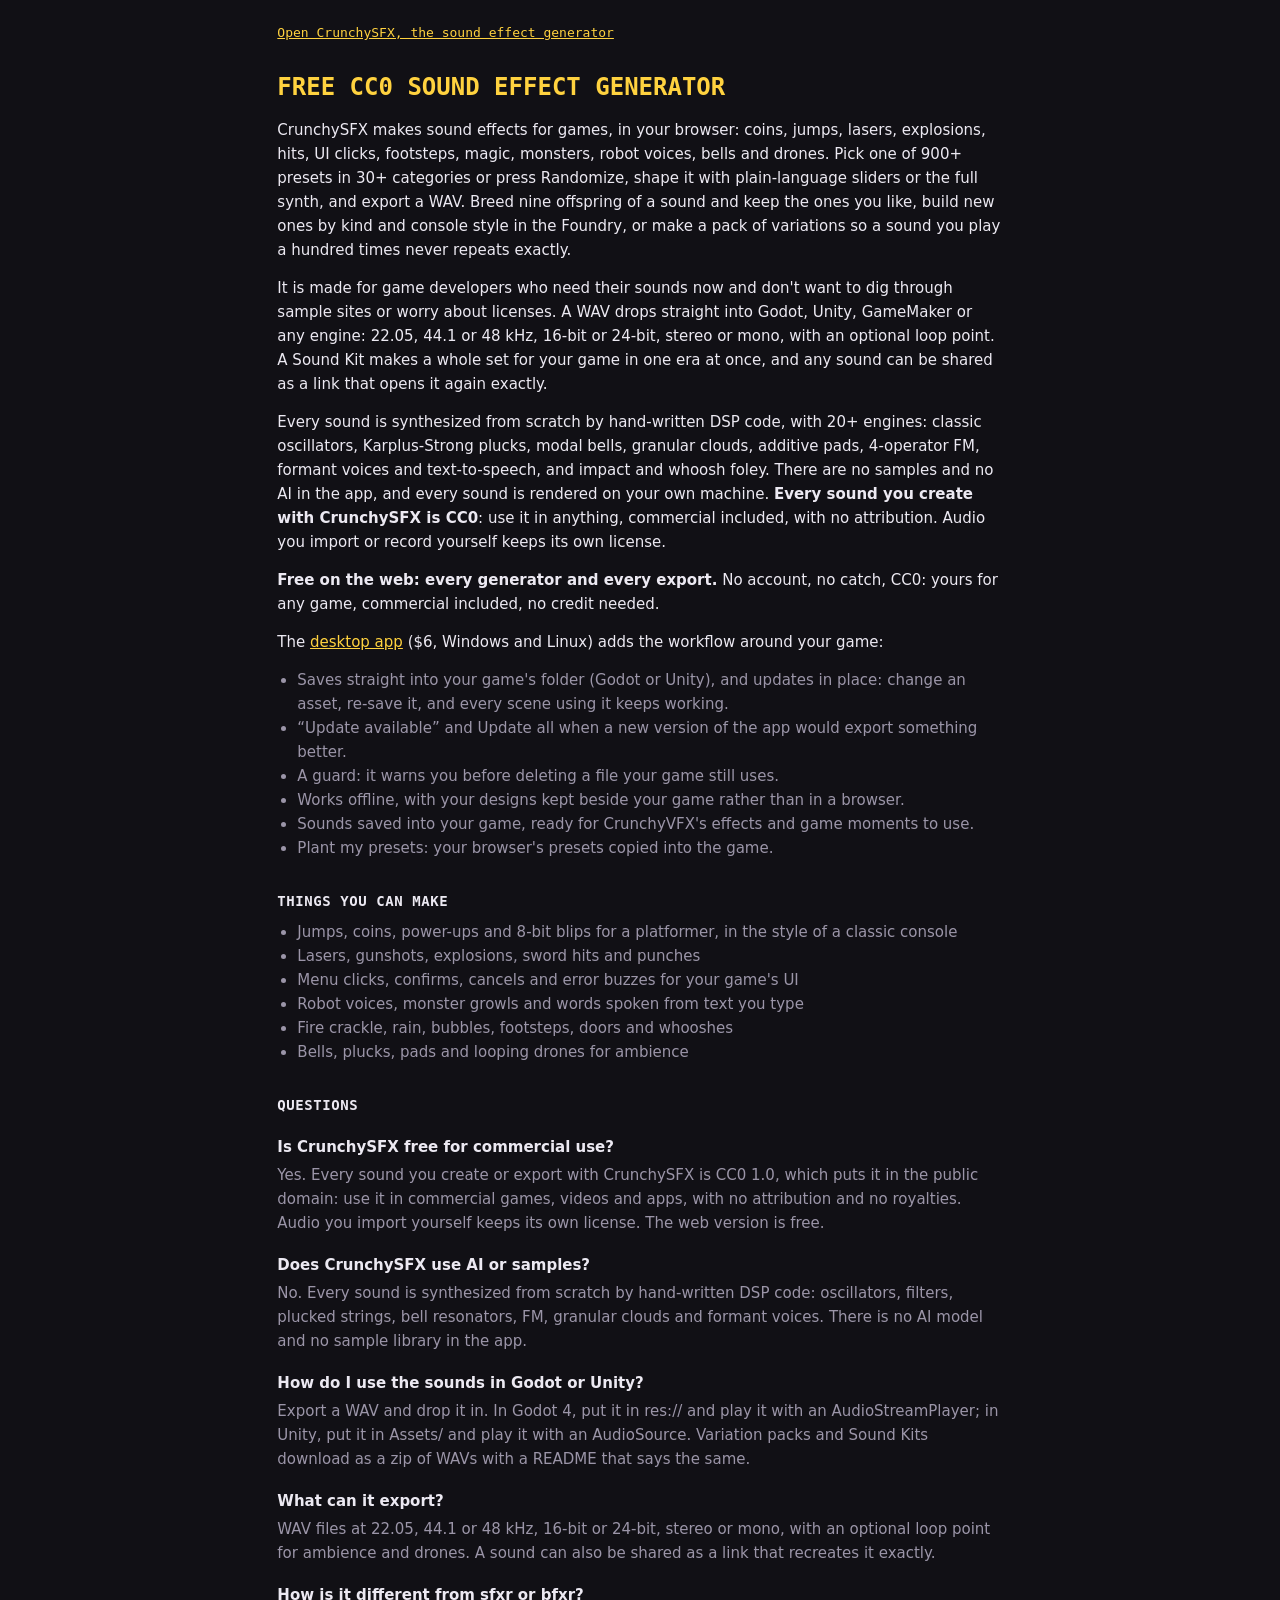
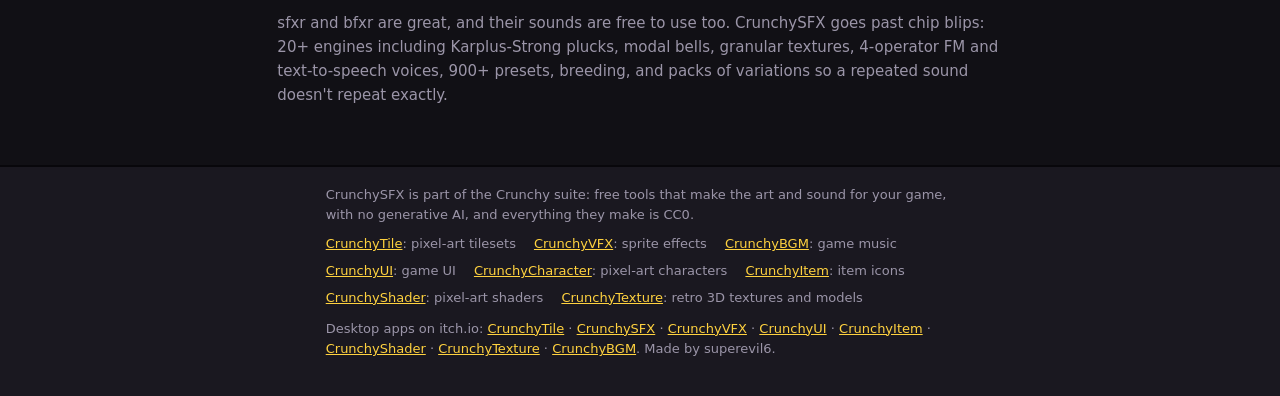
<file: about.html>
<!doctype html>
<html lang="en">
<head>
<meta charset="utf-8">
<meta name="viewport" content="width=device-width, initial-scale=1">
<title>About CrunchySFX: free CC0 sound effect generator</title>
<meta name="description" content="What CrunchySFX is: a free sound effect generator for games in your browser. Every sound is synthesized, with no AI and no samples, and is CC0.">
<link rel="canonical" href="https://crunchysfx.com/about">
<link rel="icon" href="favicon.svg" type="image/svg+xml">
<link rel="icon" href="favicon.png" sizes="32x32" type="image/png">
<meta name="theme-color" content="#111015">
<!-- THE ABOUT PAGE (2026-10-16, worklog): web only, static, no script. tests/seo.test.mjs keeps the FAQPage below equal to
     the visible FAQ word for word and the suite footer equal to suite.js's links. Counts are floors (DISCOVERABILITY.md):
     21 engines in ENGINE_CATS, 933 presets in 33 categories when written. -->
<script type="application/ld+json">
{
  "@context": "https://schema.org",
  "@type": "FAQPage",
  "mainEntity": [
    {
      "@type": "Question",
      "name": "Is CrunchySFX free for commercial use?",
      "acceptedAnswer": {
        "@type": "Answer",
        "text": "Yes. Every sound you create or export with CrunchySFX is CC0 1.0, which puts it in the public domain: use it in commercial games, videos and apps, with no attribution and no royalties. Audio you import yourself keeps its own license. The web version is free."
      }
    },
    {
      "@type": "Question",
      "name": "Does CrunchySFX use AI or samples?",
      "acceptedAnswer": {
        "@type": "Answer",
        "text": "No. Every sound is synthesized from scratch by hand-written DSP code: oscillators, filters, plucked strings, bell resonators, FM, granular clouds and formant voices. There is no AI model and no sample library in the app."
      }
    },
    {
      "@type": "Question",
      "name": "How do I use the sounds in Godot or Unity?",
      "acceptedAnswer": {
        "@type": "Answer",
        "text": "Export a WAV and drop it in. In Godot 4, put it in res:// and play it with an AudioStreamPlayer; in Unity, put it in Assets/ and play it with an AudioSource. Variation packs and Sound Kits download as a zip of WAVs with a README that says the same."
      }
    },
    {
      "@type": "Question",
      "name": "What can it export?",
      "acceptedAnswer": {
        "@type": "Answer",
        "text": "WAV files at 22.05, 44.1 or 48 kHz, 16-bit or 24-bit, stereo or mono, with an optional loop point for ambience and drones. A sound can also be shared as a link that recreates it exactly."
      }
    },
    {
      "@type": "Question",
      "name": "How is it different from sfxr or bfxr?",
      "acceptedAnswer": {
        "@type": "Answer",
        "text": "sfxr and bfxr are great, and their sounds are free to use too. CrunchySFX goes past chip blips: 20+ engines including Karplus-Strong plucks, modal bells, granular textures, 4-operator FM and text-to-speech voices, 900+ presets, breeding, and packs of variations so a repeated sound doesn't repeat exactly."
      }
    }
  ]
}
</script>
<link rel="stylesheet" href="crunchy-base.css">
<style>
  :root { --accent: #ffd23f; --accent-dk: #a8841a; }
  html { background: var(--bg); }
  body { margin: 0; background: var(--bg); color: var(--ink); font: 15px/1.6 var(--font); }
  .page { max-width: 76ch; margin: 0 auto; padding: 20px 16px 8px; }
  .back { display: inline-block; margin: 0 0 28px; font-family: var(--head); font-size: 13px; color: var(--accent); }
  h1 { margin: 0 0 16px; font-family: var(--head); font-size: 24px; line-height: 1.25; text-transform: uppercase; color: var(--accent); }
  h2 { margin: 30px 0 8px; font-family: var(--head); font-size: 14px; text-transform: uppercase; letter-spacing: .04em; color: var(--ink); }
  h3 { margin: 18px 0 4px; font-size: 15px; color: var(--ink); }
  p { margin: 0 0 14px; }
  .faq p, li { color: var(--muted); }
  ul { margin: 0; padding-left: 20px; }
  a { color: var(--accent); overflow-wrap: anywhere; }
  strong { color: var(--ink); }
  .suitelinks { margin-top: 36px; border-top: 2px solid var(--drop); background: var(--panel); color: var(--muted); font-size: 13px; }
  .suitelinks .in { max-width: 76ch; margin: 0 auto; padding: 18px 16px 28px; }
  .suitelinks p { margin: 0 0 8px; }
  .suitelinks ul { list-style: none; padding: 0; margin: 0 0 10px; display: flex; flex-wrap: wrap; gap: 6px 18px; }
</style>
</head>
<body>
<main class="page">
  <a class="back" href="index.html">Open CrunchySFX, the sound effect generator</a>
  <h1>Free CC0 sound effect generator</h1>
  <p>CrunchySFX makes sound effects for games, in your browser: coins, jumps, lasers, explosions, hits, UI clicks,
    footsteps, magic, monsters, robot voices, bells and drones. Pick one of 900+ presets in 30+ categories or press
    Randomize, shape it with plain-language sliders or the full synth, and export a WAV. Breed nine offspring of a sound
    and keep the ones you like, build new ones by kind and console style in the Foundry, or make a pack of variations so
    a sound you play a hundred times never repeats exactly.</p>
  <p>It is made for game developers who need their sounds now and don't want to dig through sample sites or worry about
    licenses. A WAV drops straight into Godot, Unity, GameMaker or any engine: 22.05, 44.1 or 48 kHz, 16-bit or 24-bit,
    stereo or mono, with an optional loop point. A Sound Kit makes a whole set for your game in one era at once, and any
    sound can be shared as a link that opens it again exactly.</p>
  <p>Every sound is synthesized from scratch by hand-written DSP code, with 20+ engines: classic oscillators,
    Karplus-Strong plucks, modal bells, granular clouds, additive pads, 4-operator FM, formant voices and text-to-speech,
    and impact and whoosh foley. There are no samples and no AI in the app, and every sound is rendered on your own machine.
    <strong>Every sound you create with CrunchySFX is CC0</strong>: use it in anything, commercial included, with no
    attribution. Audio you import or record yourself keeps its own license.</p>
  <p><strong>Free on the web: every generator and every export.</strong> No account, no catch, CC0: yours for any
    game, commercial included, no credit needed.</p>
  <p>The <a href="https://sevi66.itch.io/crunchysfx">desktop app</a> ($6, Windows and Linux) adds the workflow around your game:</p>
  <ul>
    <li>Saves straight into your game's folder (Godot or Unity), and updates in place: change an asset, re-save it, and every scene using it keeps working.</li>
    <li>“Update available” and Update all when a new version of the app would export something better.</li>
    <li>A guard: it warns you before deleting a file your game still uses.</li>
    <li>Works offline, with your designs kept beside your game rather than in a browser.</li>
    <li>Sounds saved into your game, ready for CrunchyVFX's effects and game moments to use.</li>
    <li>Plant my presets: your browser's presets copied into the game.</li>
  </ul>
  <h2>Things you can make</h2>
  <ul>
    <li>Jumps, coins, power-ups and 8-bit blips for a platformer, in the style of a classic console</li>
    <li>Lasers, gunshots, explosions, sword hits and punches</li>
    <li>Menu clicks, confirms, cancels and error buzzes for your game's UI</li>
    <li>Robot voices, monster growls and words spoken from text you type</li>
    <li>Fire crackle, rain, bubbles, footsteps, doors and whooshes</li>
    <li>Bells, plucks, pads and looping drones for ambience</li>
  </ul>
  <h2>Questions</h2>
  <div class="faq">
    <h3>Is CrunchySFX free for commercial use?</h3>
    <p>Yes. Every sound you create or export with CrunchySFX is CC0 1.0, which puts it in the public domain: use it in commercial games, videos and apps, with no attribution and no royalties. Audio you import yourself keeps its own license. The web version is free.</p>
    <h3>Does CrunchySFX use AI or samples?</h3>
    <p>No. Every sound is synthesized from scratch by hand-written DSP code: oscillators, filters, plucked strings, bell resonators, FM, granular clouds and formant voices. There is no AI model and no sample library in the app.</p>
    <h3>How do I use the sounds in Godot or Unity?</h3>
    <p>Export a WAV and drop it in. In Godot 4, put it in res:// and play it with an AudioStreamPlayer; in Unity, put it in Assets/ and play it with an AudioSource. Variation packs and Sound Kits download as a zip of WAVs with a README that says the same.</p>
    <h3>What can it export?</h3>
    <p>WAV files at 22.05, 44.1 or 48 kHz, 16-bit or 24-bit, stereo or mono, with an optional loop point for ambience and drones. A sound can also be shared as a link that recreates it exactly.</p>
    <h3>How is it different from sfxr or bfxr?</h3>
    <p>sfxr and bfxr are great, and their sounds are free to use too. CrunchySFX goes past chip blips: 20+ engines including Karplus-Strong plucks, modal bells, granular textures, 4-operator FM and text-to-speech voices, 900+ presets, breeding, and packs of variations so a repeated sound doesn't repeat exactly.</p>
  </div>
</main>
<footer class="suitelinks">
<div class="in">
  <p>CrunchySFX is part of the Crunchy suite: free tools that make the art and sound for your game, with no generative
    AI, and everything they make is CC0.</p>
  <ul>
    <li><a href="https://crunchytile.com/">CrunchyTile</a>: pixel-art tilesets</li>
    <li><a href="https://crunchyvfx.com/">CrunchyVFX</a>: sprite effects</li>
    <li><a href="https://crunchybgm.com/">CrunchyBGM</a>: game music</li>
    <li><a href="https://crunchyui.com/">CrunchyUI</a>: game UI</li>
    <li><a href="https://crunchycharacter.com/">CrunchyCharacter</a>: pixel-art characters</li>
    <li><a href="https://crunchyitem.com/">CrunchyItem</a>: item icons</li>
    <li><a href="https://crunchyshader.com/">CrunchyShader</a>: pixel-art shaders</li>
    <li><a href="https://crunchytexture.com/">CrunchyTexture</a>: retro 3D textures and models</li>
  </ul>
  <p>Desktop apps on itch.io: <a href="https://sevi66.itch.io/crunchytile">CrunchyTile</a> ·
    <a href="https://sevi66.itch.io/crunchysfx">CrunchySFX</a> ·
    <a href="https://sevi66.itch.io/crunchyvfx">CrunchyVFX</a> ·
    <a href="https://sevi66.itch.io/crunchyui">CrunchyUI</a> ·
    <a href="https://sevi66.itch.io/crunchyitem">CrunchyItem</a> ·
    <a href="https://sevi66.itch.io/crunchyshader">CrunchyShader</a> ·
    <a href="https://sevi66.itch.io/crunchytexture">CrunchyTexture</a> ·
    <a href="https://sevi66.itch.io/crunchybgm">CrunchyBGM</a>. Made by superevil6.</p>
</div>
</footer>
</body>
</html>
</file>
<file: crunchy-base.css>
/* GENERATED from crunchyCore/crunchy-base.css @ bfc9f4a by tools/pull-core.mjs. DO NOT EDIT HERE: edit crunchyCore, then pull. */
/* sha256 a0a76a51f492c09b61e136af961a526b03fddfd6c9e21da167ebc370cabf879b */
/* CRUNCHY BASE — the Crunchy suite's shared look (CONSOLIDATION-PLAN.md §9, TILE-DESIGN.md §105).
 *
 * CANONICAL HERE; every Crunchy tool copies it unchanged. It is linked BEFORE the app's own stylesheet, which
 * keeps only its layout and its accent (--accent, --accent-dk). Nothing in it names an app's classes.
 *
 * The look is chrome that belongs to pixel art (a friend on CrunchyBGM: "too round, and was obviously AI
 * generated, make it more angular"): square corners, 1 px solid borders, HARD offset shadows (a step, never a
 * blur), no gradients, no glows, pixel icons (crunchy-icons.js) instead of emoji.
 *
 * --base-build is checked by the app's index.html, as --css-build is; tools/pull-core.mjs moves the app's `want` when
 * it pulls a new one. What each bump changed is in CHANGELOG.md: read it before pulling.
 *
 * FLOOR AND DEFAULT. Rules marked FLOOR are the suite's shared look: an app must NOT override them, or the apps stop
 * looking like siblings (square corners, the hard step and lift instead of blur, the neutrals, the accent pairing,
 * no gradients or glows). Everything else here is a DEFAULT: override it freely for the app's layout and density
 * (sizes, padding, fonts on a particular control). An app's own stylesheet loads after this one, so it wins any tie.
 */
:root {
  --base-build: 19;
  color-scheme: dark;

  /* FLOOR. The neutrals: one set for the whole suite. CONSUMERS MEASURE AGAINST THESE: CrunchyUI scores every kit's
     artwork against --panel and --panel2 (best-separated color must clear 25 from each ground; headroom 2.4 at
     build 1), so moving --panel or --panel2 is a change to a consumer's test data. Name it in CHANGELOG.md. */
  --bg: #111015;
  --panel: #1a1820;
  --panel2: #23202b;
  --line: #3b3746;
  --line2: #575167;
  --ink: #ece9f2;
  --muted: #9b95a8;
  --bad: #ff8f97;
  --info: #b9c6d8;          /* secondary marks (badges, linked) — a neutral, never a second accent */
  --accent2: var(--info);   /* the old name, kept so older blocks still resolve */

  /* each app sets its own pair (CONSOLIDATION-PLAN.md §9); these are only the fallback */
  --accent: #ff7a45;
  --accent-dk: #a9431c;
  --on-accent: #140b06;     /* text on an accent fill: dark, readable on all six accents */

  /* depth is a hard step, not a blur */
  --drop: #08070b;
  --step: 2px;
  --lift: 6px 6px 0 var(--drop);   /* dialogs and floating cards */

  --font: ui-sans-serif, system-ui, "Segoe UI", Roboto, sans-serif;
  --head: ui-monospace, "JetBrains Mono", "DejaVu Sans Mono", Menlo, Consolas, monospace;
}

/* FLOOR. Square: an app rounds something only on purpose, and then by 2 px at most. */
*, *::before, *::after { border-radius: 0; }

body { background: var(--bg); color: var(--ink); font: 13px/1.5 var(--font); }
* { scrollbar-color: var(--line2) var(--bg); scrollbar-width: thin; }

/* the app name: heavy, tight, capitals; the second word in the accent (Crunchy<span>Tile</span>) */
header h1 { font-family: var(--head); font-weight: 800; text-transform: uppercase; letter-spacing: -0.01em; }
header h1 span { color: var(--accent); }

/* BUTTONS AND SELECTS. FLOOR: the hard step (box-shadow on --step/--drop, never a blur), the 1 px solid border, the
   pressed sink, the primary on --accent/--accent-dk/--on-accent. DEFAULT: padding, font size, hover tint. */
select, button, input, textarea { font: inherit; color: var(--ink); }
select, button {
  background: var(--panel2);
  border: 1px solid var(--line2);
  padding: 3px 8px;
  box-shadow: var(--step) var(--step) 0 var(--drop);
}
button { cursor: pointer; }
button:hover { border-color: var(--accent); background: #2b2734; }
button:active { transform: translate(1px, 1px); box-shadow: 1px 1px 0 var(--drop); }
button:disabled { transform: none; }
button.primary { background: var(--accent); border-color: var(--accent); color: var(--on-accent); font-weight: 700;
                 box-shadow: var(--step) var(--step) 0 var(--accent-dk); }
button.primary:hover { background: var(--accent); border-color: var(--ink); }

input[type="text"], input[type="search"], input[type="number"], textarea {
  background: var(--bg); border: 1px solid var(--line2); padding: 3px 7px;
}
input:focus-visible, select:focus-visible, button:focus-visible, textarea:focus-visible {
  outline: 1px solid var(--accent); outline-offset: 1px;
}

/* SLIDERS. DEFAULT, except the square knob and flat track (FLOOR). */
input[type="range"] { -webkit-appearance: none; appearance: none; width: 100%; height: 16px; background: transparent; }
input[type="range"]::-moz-range-track { height: 4px; background: var(--line2); border: 0; }
input[type="range"]::-moz-range-progress { height: 4px; background: var(--accent); }
input[type="range"]::-moz-range-thumb { width: 8px; height: 14px; border: 1px solid var(--drop); border-radius: 0;
                                        background: var(--ink); box-shadow: 1px 1px 0 var(--drop); }
input[type="range"]::-webkit-slider-runnable-track { height: 4px; background: var(--line2); }
input[type="range"]::-webkit-slider-thumb { -webkit-appearance: none; width: 8px; height: 14px; margin-top: -5px;
                                            border: 1px solid var(--drop); border-radius: 0; background: var(--ink); }
input[type="radio"] { accent-color: var(--accent); }
/* CHECKBOXES. FLOOR: square, drawn here rather than by the platform (WebKit's is round), a filled accent square when on. */
input[type="checkbox"] { -webkit-appearance: none; appearance: none; width: 16px; height: 16px; margin: 0; flex: none;
                         display: inline-grid; place-content: center; vertical-align: -3px; cursor: pointer;
                         background: var(--bg); border: 1px solid var(--line2); box-shadow: 1px 1px 0 var(--drop); }
input[type="checkbox"]::before { content: ""; width: 8px; height: 8px; background: var(--accent); transform: scale(0); }
input[type="checkbox"]:checked::before { transform: scale(1); }
input[type="checkbox"]:checked { border-color: var(--accent); }
input[type="checkbox"]:disabled { opacity: .45; cursor: default; }

/* PIXEL ICONS (crunchy-icons.js): 12 x 12 cells, one CSS pixel each, in the text's color */
.pxi { width: 12px; height: 12px; flex: none; vertical-align: -1px; margin-right: 6px; fill: currentColor;
       shape-rendering: crispEdges; }

/* ===== THE SHARED DIALOGS (build 3): library.js's Library and suite.js's Crunchy suite, styled once for every app.
   Only the tokens above and `lib-*` / `suite-*` classes. An app's own stylesheet keeps nothing for them but its own
   placement (its buttons that open them). DEFAULT throughout, except the square corners, borders and lift (FLOOR). */

/* THE LIBRARY (library.js): the desktop asset viewer. Self-hiding, as a host may lack a global [hidden] rule. */
.lib-overlay[hidden] { display: none !important; }
.lib-overlay { position: fixed; inset: 0; z-index: 250; background: rgba(8, 7, 12, 0.78); display: flex;
               align-items: center; justify-content: center; }
.lib-panel { width: min(1100px, 94vw); height: min(820px, 90vh); display: flex; flex-direction: column; gap: 10px;
             background: var(--panel); border: 2px solid var(--line2); box-shadow: var(--lift); padding: 14px 16px; }
.lib-busy .lib-panel { cursor: progress; }
.lib-top, .lib-bar, .lib-tools, .lib-link { display: flex; align-items: center; gap: 8px; flex-wrap: wrap; }
.lib-title { margin: 0; font: 700 16px/1.4 var(--head); text-transform: uppercase; letter-spacing: .03em; color: var(--accent); }
.lib-spacer { flex: 1; }
.lib-close { font-size: 16px; line-height: 1; padding: 4px 9px; }
.lib-path { font-size: 11px; color: var(--muted); overflow: hidden; text-overflow: ellipsis; white-space: nowrap; max-width: 46ch; }
.lib-links { display: grid; gap: 6px; background: var(--panel2); border: 1px solid var(--line); padding: 8px 10px; }
.lib-link strong { min-width: 4.5em; }
.lib-link.linked strong { color: var(--info); }
.lib-toggle { font-size: 12px; display: inline-flex; align-items: center; gap: 4px; }
.lib-search { flex: 1; min-width: 14em; }
.lib-chip { font-size: 12px; padding: 3px 10px; box-shadow: none; }
.lib-chip.on { background: var(--accent); border-color: var(--accent); color: var(--on-accent); }
.lib-grid { flex: 1; overflow: auto; padding-right: 4px; }
.lib-h { font: 700 11px/1.5 var(--head); text-transform: uppercase; letter-spacing: .08em; color: var(--muted); margin: 10px 0 6px; }
.lib-cards { display: grid; grid-template-columns: repeat(auto-fill, minmax(150px, 1fr)); gap: 10px; }
.lib-card { background: var(--panel2); border: 1px solid var(--line2); padding: 6px; display: flex;
            flex-direction: column; gap: 4px; min-width: 0; box-shadow: var(--step) var(--step) 0 var(--drop); }
.lib-pic { padding: 6px; height: 110px; display: flex; align-items: center; justify-content: center; overflow: hidden;
           background: var(--bg); border: 1px solid var(--drop); }
.lib-thumb { image-rendering: pixelated; width: 100%; height: 100%; object-fit: contain; }
.lib-name { font-size: 13px; font-weight: 600; overflow: hidden; text-overflow: ellipsis; white-space: nowrap; cursor: text; }
.lib-rename { width: 100%; font-size: 13px; }
.lib-meta { font-size: 11px; color: var(--muted); }
.lib-badges { display: flex; gap: 4px; flex-wrap: wrap; }
.lib-badge { font-size: 10px; padding: 0 5px; border: 1px solid var(--info); color: var(--info); }
.lib-badge.hot { border-color: var(--accent); background: var(--accent); color: var(--on-accent); font-weight: 700; }
.lib-acts { display: flex; gap: 4px; flex-wrap: wrap; }
.lib-acts button { font-size: 11px; padding: 2px 6px; }
.lib-danger.armed { border-color: var(--bad); color: var(--bad); }
.lib-start { flex: 1; overflow: auto; display: flex; flex-direction: column; gap: 6px; align-items: flex-start; }
.lib-recent { display: flex; flex-direction: column; align-items: flex-start; gap: 1px; min-width: 24em; text-align: left; }
.lib-hint { color: var(--muted); font-size: 13px; max-width: 70ch; }
.lib-status { font-size: 12px; color: var(--muted); min-height: 1.5em; }

/* THE LIBRARY AS A DOCKED PANEL (library.js build 2, DESKTOP-ROADMAP.md): the app places `opts.dock`; the panel fills
   it, one column of narrower cards, and the suite view (what the other Crunchy tools planted in the same game) under. */
.lib-dock[hidden] { display: none !important; }
.lib-dock { height: 100%; min-height: 0; display: flex; flex-direction: column; background: var(--panel);
            border-left: 2px solid var(--line2); }
.lib-panel.lib-docked { width: auto; height: 100%; padding: 10px 12px; gap: 8px; border: 0; box-shadow: none; }
.lib-docked .lib-cards { grid-template-columns: repeat(auto-fill, minmax(120px, 1fr)); gap: 8px; }
.lib-docked .lib-pic { height: 84px; }
.lib-docked .lib-path { max-width: 22ch; }
.lib-tabs { display: flex; gap: 2px; flex-wrap: wrap; border-bottom: 2px solid var(--line2); }
.lib-tab { box-shadow: none; border-bottom: 0; background: var(--bg); color: var(--muted); font: 11px/1.6 var(--head);
           text-transform: uppercase; letter-spacing: .04em; padding: 3px 10px; }
.lib-tab.on { background: var(--panel2); color: var(--ink); border-color: var(--line2); border-top: 2px solid var(--accent); }
.lib-own { display: flex; flex-direction: column; gap: 6px; }
.lib-suite { border-top: 1px solid var(--line); padding-top: 6px; display: grid; gap: 4px; }
.lib-suite-row { display: flex; align-items: center; gap: 8px; flex-wrap: wrap; font-size: 12.5px; }
.lib-suite-row .lib-meta { flex: 1; }

/* THE CRUNCHY SUITE (suite.js). Each row carries its tool's accent as --tool (suite.js sets it): a stripe on the left,
   its icon, and the "you're here" mark, so the apps read as siblings, each in its own color. */
.suite-overlay[hidden] { display: none !important; }
.suite-overlay { position: fixed; inset: 0; z-index: 260; background: rgba(8, 7, 12, 0.78); display: flex;
                 align-items: center; justify-content: center; padding: 16px; }
.suite-panel { width: min(640px, 100%); max-height: 100%; overflow: auto; background: var(--panel);
               border: 2px solid var(--line2); box-shadow: var(--lift); padding: 16px 18px; }
.suite-head { display: flex; align-items: center; gap: 8px; }
.suite-title { margin: 0; flex: 1; font: 700 17px/1.4 var(--head); text-transform: uppercase; letter-spacing: .03em; color: var(--accent); }
.suite-close { font-size: 16px; line-height: 1; padding: 4px 9px; }
.suite-line { margin: 6px 0 12px; color: var(--ink); }
.suite-list { display: grid; gap: 8px; }
.suite-tool { display: flex; align-items: center; gap: 12px; background: var(--panel2); border: 1px solid var(--line);
              border-left: 4px solid var(--tool, var(--line2)); padding: 10px 12px; }
.suite-tool.here { border-color: var(--tool, var(--accent)); }
.suite-icon { flex: none; width: 28px; text-align: center; font-size: 22px; color: var(--tool, var(--info)); }
.suite-icon .pxi { width: 24px; height: 24px; margin: 0; vertical-align: middle; }
.suite-body { flex: 1; display: flex; flex-direction: column; gap: 2px; min-width: 0; }
.suite-name { font-size: 14px; }
.suite-what { font-size: 12.5px; color: var(--muted); }
.suite-go { display: flex; flex-direction: column; align-items: flex-end; gap: 4px; white-space: nowrap; }
.suite-link { font-size: 12.5px; color: var(--ink); text-decoration: none; background: var(--panel); border: 1px solid var(--line2);
              padding: 3px 9px; box-shadow: var(--step) var(--step) 0 var(--drop); }
.suite-link:hover { border-color: var(--tool, var(--accent)); }
.suite-here, .suite-soon { font-size: 12px; color: var(--muted); }
.suite-here { color: var(--tool, var(--accent)); font-weight: 700; }
.suite-foot { margin: 12px 0 0; font-size: 12px; color: var(--muted); }
@media (max-width: 520px) { .suite-tool { flex-wrap: wrap; } .suite-go { flex-direction: row; } }

/* THE PROMISE LINE (suite.js suitePromise, base-build 18): the suite's two promises in one slim line right under the
   header, in normal flow, one line tall: the header's own ground, the words in --muted, the icons in the app's --accent,
   so it reads as the header's second row, never as a banner. Too narrow, suite.js shortens it (`.short`). DEFAULT, except
   the square corners and the hard step on the popover (FLOOR). */
.crunchy-promise { flex: none; display: flex; align-items: center; gap: 10px; height: 20px; padding: 0 14px; overflow: hidden;
                   white-space: nowrap; background: var(--panel); border-bottom: 1px solid var(--line); color: var(--muted);
                   font: 11.5px/20px var(--font); }
.crunchy-promise .cp-part { display: inline-flex; align-items: center; min-width: 0; margin: 0; padding: 0; border: 0;
                            background: none; box-shadow: none; color: inherit; font: inherit; text-decoration: none; cursor: pointer; }
.crunchy-promise .cp-part:hover { color: var(--ink); background: none; text-decoration: underline; text-underline-offset: 2px; }
.crunchy-promise .cp-part:active { transform: none; box-shadow: none; }
.crunchy-promise .cp-part:focus-visible { outline: 1px solid var(--accent); outline-offset: 1px; }
.crunchy-promise .cp-part .pxi { color: var(--accent); margin-right: 5px; vertical-align: 0; }
.crunchy-promise .cp-sep { color: var(--muted); }
.crunchy-promise .cp-short { display: none; }
.crunchy-promise.short .cp-long { display: none; }
.crunchy-promise.short .cp-short { display: inline; }
.crunchy-promise-pop[hidden] { display: none !important; }
.crunchy-promise-pop { position: fixed; z-index: 270; width: 320px; max-width: calc(100vw - 16px); padding: 10px 12px;
                       background: var(--panel); border: 1px solid var(--line2); box-shadow: var(--lift); color: var(--ink);
                       font: 12.5px/1.5 var(--font); white-space: normal; }
.crunchy-promise-pop:focus { outline: none; }
.crunchy-promise-pop .cp-pop-head { display: flex; align-items: center; font: 700 12px/1.4 var(--head); text-transform: uppercase;
                                    letter-spacing: .04em; color: var(--accent); }
.crunchy-promise-pop p { margin: 6px 0 0; color: var(--muted); }

/* THE SETTINGS DIALOG (settings.js): a row per preference, the label and its explanation left, the control right. */
.set-overlay[hidden] { display: none !important; }
.set-overlay { position: fixed; inset: 0; z-index: 260; background: rgba(8, 7, 12, 0.78); display: flex;
               align-items: center; justify-content: center; padding: 16px; }
.set-panel { width: min(620px, 100%); max-height: 100%; overflow: auto; background: var(--panel);
             border: 2px solid var(--line2); box-shadow: var(--lift); padding: 16px 18px; }
.set-head { display: flex; align-items: baseline; gap: 10px; flex-wrap: wrap; margin-bottom: 6px; }
.set-title { margin: 0; font: 700 17px/1.4 var(--head); text-transform: uppercase; letter-spacing: .03em; color: var(--accent); }
.set-hint { flex: 1; font-size: 12px; color: var(--muted); }
.set-close { font-size: 16px; line-height: 1; padding: 4px 9px; }
.setrow { display: flex; align-items: flex-start; gap: 16px; padding: 12px 0; border-bottom: 1px solid var(--line); }
.setrow:last-of-type { border-bottom: 0; }
.setlbl { flex: 1; font-size: 13.5px; color: var(--ink); display: flex; flex-direction: column; gap: 3px; }
.setsub { font-size: 12px; color: var(--muted); line-height: 1.45; }
.setchk { margin-top: 2px; }
.setchk input { width: 18px; height: 18px; }
.setchk input::before { width: 10px; height: 10px; }
.set-btn { flex: none; white-space: nowrap; }
.set-el { flex: none; display: flex; flex-wrap: wrap; gap: 6px; align-items: center; justify-content: flex-end; max-width: 60%; }

/* ASK (library.js libraryAsk, base 11): a guard's question as a small dialog over everything; the safe answer is the
   primary button and has the focus, the risky one is drawn in --bad */
.lib-ask { z-index: 280; }
.lib-ask-panel { width: min(480px, 100%); display: flex; flex-direction: column; gap: 10px; }
.lib-ask-msg { margin: 0; font-size: 13px; color: var(--ink); }
.lib-ask-list { margin: 0; padding: 6px 10px 6px 26px; background: var(--panel2); border: 1px solid var(--line); font-size: 12px; color: var(--muted); }
.lib-ask-list li { margin: 2px 0; overflow-wrap: anywhere; }
.lib-ask-acts { display: flex; justify-content: flex-end; gap: 8px; }
.lib-ask-yes { color: var(--bad); border-color: var(--bad); }

/* FEEDBACK (feedback.js): the person writes, sees every detail that would go with it, and sends from their own mail. */
.fb-overlay[hidden] { display: none !important; }
.fb-overlay { position: fixed; inset: 0; z-index: 260; background: rgba(8, 7, 12, 0.78); display: flex;
              align-items: center; justify-content: center; padding: 16px; }
.fb-panel { width: min(620px, 100%); max-height: 100%; overflow: auto; background: var(--panel);
            border: 2px solid var(--line2); box-shadow: var(--lift); padding: 16px 18px; display: flex; flex-direction: column; gap: 10px; }
.fb-head { display: flex; align-items: baseline; gap: 10px; flex-wrap: wrap; }
.fb-title { margin: 0; font: 700 17px/1.4 var(--head); text-transform: uppercase; letter-spacing: .03em; color: var(--accent); }
.fb-hint { flex: 1; font-size: 12px; color: var(--muted); }
.fb-close { font-size: 16px; line-height: 1; padding: 4px 9px; }
.fb-field { display: flex; flex-direction: column; gap: 4px; }
.fb-label { font-size: 12.5px; color: var(--muted); }
.fb-text { width: 100%; resize: vertical; min-height: 54px; font: inherit; color: var(--ink); background: var(--bg);
           border: 1px solid var(--line2); padding: 6px 8px; }
.fb-details { display: flex; flex-direction: column; gap: 4px; max-height: 180px; overflow: auto; padding: 6px 8px;
              background: var(--panel2); border: 1px solid var(--line); font-size: 12px; }
.fb-det { display: flex; gap: 6px; align-items: flex-start; color: var(--muted); }
.fb-det b { color: var(--ink); font-weight: 600; white-space: nowrap; }
.fb-val { white-space: pre-wrap; overflow-wrap: anywhere; }
.fb-foot { display: flex; align-items: center; gap: 10px; flex-wrap: wrap; }
.fb-said { flex: 1; font-size: 12px; color: var(--muted); }

/* THE WEB'S ONE INVITATION (desktop.js): the header button, and what the desktop adds. */
.desk-cta { white-space: nowrap; border-color: var(--accent); color: var(--accent); }
.desk-overlay[hidden] { display: none !important; }
.desk-overlay { position: fixed; inset: 0; z-index: 260; background: rgba(8, 7, 12, 0.78); display: flex;
                align-items: center; justify-content: center; padding: 16px; }
.desk-panel { width: min(600px, 100%); max-height: 100%; overflow: auto; background: var(--panel);
              border: 2px solid var(--line2); box-shadow: var(--lift); padding: 16px 18px; }
.desk-head { display: flex; align-items: center; gap: 8px; }
.desk-title { margin: 0; flex: 1; font: 700 17px/1.4 var(--head); text-transform: uppercase; letter-spacing: .03em; color: var(--accent); }
.desk-close { font-size: 16px; line-height: 1; padding: 4px 9px; }
.desk-line { margin: 6px 0 10px; color: var(--ink); }
.desk-adds { margin: 0; padding: 0 0 0 18px; display: grid; gap: 6px; list-style: square; }
.desk-adds li { color: var(--muted); }
.desk-adds b { color: var(--ink); }
.desk-note { margin: 12px 0; padding: 8px 10px; border-left: 3px solid var(--accent); background: var(--panel2); font-size: 12.5px; }
.desk-foot { display: flex; align-items: center; gap: 12px; flex-wrap: wrap; }
.desk-hint { font-size: 12px; color: var(--muted); }

/* THE DESKTOP TOUR (desktop.js build 2): four panels, each a live miniature drawn in the page. The stage is a picture
   (inert); the Library in it is the real library.js, docked. Prefixed dtour-: an app's own first-run tour keeps tour-. */
.dtour-overlay { position: fixed; inset: 0; z-index: 270; background: rgba(8, 7, 12, 0.82); display: flex;
                 align-items: center; justify-content: center; padding: 16px; }
.dtour-panel { width: min(760px, 100%); max-height: 100%; overflow: auto; background: var(--panel); border: 2px solid var(--line2);
               box-shadow: var(--lift); padding: 14px 18px 16px; display: flex; flex-direction: column; gap: 8px; }
.dtour-head { display: flex; align-items: center; gap: 10px; }
.dtour-kicker { flex: 1; display: inline-flex; align-items: center; gap: 6px; font: 700 11px/1.5 var(--head);
                text-transform: uppercase; letter-spacing: .08em; color: var(--muted); }
.dtour-step { font: 11px/1.5 var(--head); color: var(--muted); }
.dtour-x { font-size: 16px; line-height: 1; padding: 4px 9px; }
.dtour-title { margin: 0; font: 700 19px/1.3 var(--head); text-transform: uppercase; letter-spacing: .03em; color: var(--accent); }
.dtour-line { margin: 0; color: var(--ink); font-size: 13.5px; min-height: 3em; }
.dtour-stage { position: relative; height: 350px; overflow: hidden; background: var(--bg); border: 2px solid var(--line2);
               padding: 12px; display: flex; gap: 12px; align-items: stretch; user-select: none; }
.dtour-end[hidden] { display: none !important; }
.dtour-end { display: flex; flex-direction: column; gap: 8px; padding: 8px 10px; border-left: 3px solid var(--accent); background: var(--panel2); }
.dtour-closing { margin: 0; font-size: 13.5px; color: var(--ink); }
.dtour-getrow { display: flex; align-items: center; gap: 12px; flex-wrap: wrap; }
.dtour-soon { font-size: 12px; color: var(--muted); }
.dtour-coming { font: 700 12px/1.5 var(--head); text-transform: uppercase; letter-spacing: .05em; color: var(--accent);
                border: 1px dashed var(--accent); padding: 3px 9px; }
.dtour-foot { display: flex; align-items: center; gap: 10px; }
.dtour-dots { flex: 1; display: flex; justify-content: center; gap: 8px; }
.dtour-dot { width: 12px; height: 12px; padding: 0; box-shadow: none; background: var(--bg); border: 2px solid var(--line2); }
.dtour-dot.on { background: var(--accent); border-color: var(--accent); }
.dtour-link { border-color: var(--accent); color: var(--accent); }
/* the miniatures */
.dtour-btn { display: inline-block; padding: 3px 12px; font-size: 12px; border: 1px solid var(--line2); background: var(--panel2);
             box-shadow: var(--step) var(--step) 0 var(--drop); transition: transform .08s, box-shadow .08s; }
.dtour-btn.primary { background: var(--accent); border-color: var(--accent); color: var(--on-accent); font-weight: 700;
                     box-shadow: var(--step) var(--step) 0 var(--accent-dk); }
.dtour-btn.press { transform: translate(var(--step), var(--step)); box-shadow: 0 0 0 var(--drop); outline: 2px solid var(--ink); }
.dtour-fic { display: inline-block; width: 10px; height: 8px; margin-right: 6px; background: var(--line2); flex: none; }
.dtour-dlg { flex: 1; display: flex; flex-direction: column; background: var(--panel); border: 1px solid var(--line2);
             box-shadow: var(--lift); transition: opacity .4s, transform .4s; }
.dtour-dlg.done { opacity: .25; transform: translateY(6px); }
.dtour-dlgbar { padding: 6px 10px; font: 700 11px/1.5 var(--head); text-transform: uppercase; letter-spacing: .05em;
                color: var(--muted); border-bottom: 1px solid var(--line); }
.dtour-dlgbody { flex: 1; display: flex; min-height: 0; }
.dtour-places { flex: 0 0 120px; padding: 8px 6px; border-right: 1px solid var(--line); display: flex; flex-direction: column; gap: 2px; font-size: 12.5px; color: var(--muted); }
.dtour-place { padding: 3px 8px; }
.dtour-place.on { color: var(--ink); background: var(--panel2); }
.dtour-dlglist { flex: 1; padding: 6px; display: flex; flex-direction: column; gap: 2px; }
.dtour-dlgrow { display: flex; align-items: center; gap: 4px; padding: 5px 8px; font-size: 13px; border: 1px solid transparent; }
.dtour-dlgrow .dtour-fic { background: var(--info); }
.dtour-dlgrow.sel { background: var(--panel2); border-color: var(--accent); }
.dtour-dlgname { flex: 1; }
.dtour-dlgtag { font: 10px/1.5 var(--head); color: var(--muted); border: 1px solid var(--line2); padding: 0 5px; }
.dtour-dlgfoot { display: flex; align-items: center; gap: 8px; padding: 8px 10px; border-top: 1px solid var(--line); }
.dtour-dlgpath { flex: 1; font: 12px/1.5 var(--head); color: var(--muted); background: var(--bg); border: 1px solid var(--line2); padding: 2px 6px; }
.dtour-result { position: absolute; left: 50%; top: 50%; width: min(420px, calc(100% - 32px)); transform: translate(-50%, -40%);
                opacity: 0; transition: opacity .35s, transform .35s; display: flex; flex-direction: column; gap: 4px;
                background: var(--panel2); border: 2px solid var(--accent); box-shadow: var(--lift); padding: 12px 14px; font-size: 13px; }
.dtour-result.on { opacity: 1; transform: translate(-50%, -50%); }
.dtour-result b { color: var(--accent); font: 700 14px/1.4 var(--head); text-transform: uppercase; }
.dtour-mute { color: var(--muted); font-size: 12px; }
.dtour-editor { flex: 1; min-width: 0; display: flex; flex-direction: column; gap: 10px; }
.dtour-big { flex: 1; min-height: 0; width: 100%; object-fit: contain; image-rendering: pixelated; background: var(--panel); border: 1px solid var(--line2); }
.dtour-saverow { display: flex; gap: 8px; align-items: center; }
.dtour-input { flex: 1; min-height: 1.8em; font-size: 13px; background: var(--bg); border: 1px solid var(--line2); padding: 3px 7px; }
.dtour-input::after { content: ""; display: inline-block; width: 1px; height: 1em; margin-left: 1px; vertical-align: -2px; background: var(--ink); }
.dtour-tree { flex: 1.3; min-width: 0; overflow: hidden; background: var(--panel); border: 1px solid var(--line2);
              font: 12px/1.6 var(--head); padding-bottom: 6px; }
.dtour-treebar { padding: 4px 8px; margin-bottom: 4px; font-weight: 700; color: var(--muted); border-bottom: 1px solid var(--line); }
.dtour-file { display: flex; align-items: center; white-space: nowrap; overflow: hidden; text-overflow: ellipsis; padding-right: 6px; }
.dtour-file.dir .dtour-fic { background: var(--info); }
.dtour-file.new { animation: dtour-in .5s steps(4) both; }
.dtour-file.new:not(.dir) .dtour-fic { background: var(--accent); }
.dtour-file.side { color: var(--muted); }
@keyframes dtour-in { from { background: var(--accent); color: var(--on-accent); } to { background: transparent; } }
.dtour-dock { flex: 1; min-width: 0; min-height: 0; display: flex; flex-direction: column; border: 1px solid var(--line2); }
.dtour-dock .lib-dock { border-left: 0; }
.dtour-dock .lib-panel { padding: 8px 10px; gap: 6px; }
.dtour-dock .lib-grid { overflow: hidden; min-height: 0; }
.dtour-library .lib-acts { display: none; }
.dtour-dock .lib-cards { grid-template-columns: repeat(auto-fill, minmax(104px, 1fr)); gap: 6px; }
.dtour-dock .lib-pic { height: 64px; }
.dtour-dock .lib-acts:empty, .dtour-dock .lib-badges:empty { display: none; }
.dtour-dock .lib-close { display: none; }
.dtour-dock .lib-badge.hot { animation: dtour-in .6s steps(3) both; }
.dtour-dock .lib-acts button.press { transform: translate(1px, 1px); box-shadow: none; outline: 2px solid var(--accent); }
.dtour-guard { flex: 0 0 34%; align-self: flex-end; display: flex; flex-direction: column; gap: 6px; padding: 10px 12px; font-size: 12.5px;
               background: var(--panel2); border: 2px solid var(--bad); box-shadow: var(--lift); opacity: 0; transform: translateY(8px);
               transition: opacity .35s, transform .35s; }
.dtour-guard.on { opacity: 1; transform: none; }
.dtour-guard b { color: var(--bad); font: 700 12px/1.4 var(--head); text-transform: uppercase; letter-spacing: .04em; }
@media (max-width: 620px) {
  .dtour-panel { padding: 12px; }
  .dtour-title { font-size: 16px; }
  .dtour-stage { height: 330px; padding: 8px; flex-direction: column; }
  .dtour-places { display: none; }
  .dtour-dock .lib-path, .dtour-dock .lib-suite-row button { display: none; }
  .dtour-dock .lib-cards { grid-template-columns: repeat(auto-fill, minmax(84px, 1fr)); }
  .dtour-dock .lib-pic { height: 48px; padding: 3px; }
  .dtour-dock .lib-card .lib-meta { display: none; }
  .dtour-dock .lib-cards > :nth-child(n+4) { display: none; }
  .dtour-update .dtour-guard { position: absolute; left: 8px; right: 8px; bottom: 8px; }
  .dtour-save .dtour-editor { flex: 0 0 auto; flex-direction: row; align-items: stretch; }
  .dtour-save .dtour-big { flex: 0 0 64px; width: 64px; height: 64px; }
  .dtour-save .dtour-saverow { flex: 1; align-self: center; }
}
@media (prefers-reduced-motion: reduce) {
  .dtour-file.new, .dtour-dock .lib-badge.hot { animation: none; }
  .dtour-dlg, .dtour-result, .dtour-guard, .dtour-btn { transition: none; }
}

/* THE FIRST-RUN HINT (settings.js crunchyHint, base-build 10): pixel sparkles round a control and a hard outline that
   steps on and off. No blur, no glow, no easing: every keyframe is a step, as the suite's look asks. The sparkles are a
   2 px square with four hard shadows (a plus), twinkling out of phase. */
.crunchy-hint { position: relative; outline: 2px solid var(--accent); outline-offset: 2px;
  animation: crunchy-hint-blink 1.2s steps(1, end) infinite; }
@keyframes crunchy-hint-blink { 0% { outline-color: var(--accent); } 50% { outline-color: transparent; } }
.crunchy-spark { position: absolute; width: 2px; height: 2px; background: var(--accent); pointer-events: none; opacity: 0;
  animation: crunchy-spark 1.6s steps(1, end) infinite; }
.crunchy-spark-tl { top: -9px; left: -7px; }
.crunchy-spark-tr { top: -8px; right: -9px; animation-delay: .4s; }
.crunchy-spark-bl { bottom: -9px; left: 30%; animation-delay: .8s; }
.crunchy-spark-br { bottom: -7px; right: -8px; animation-delay: 1.2s; }
@keyframes crunchy-spark {
  0%   { opacity: 0; box-shadow: none; }
  25%  { opacity: 1; box-shadow: none; }
  50%  { opacity: 1; box-shadow: 0 -2px 0 var(--accent), 0 2px 0 var(--accent), -2px 0 0 var(--accent), 2px 0 0 var(--accent); }
  75%  { opacity: 1; box-shadow: none; }
}
@media (prefers-reduced-motion: reduce) {
  .crunchy-hint { animation: none; }
  .crunchy-spark { display: none; }
}


/* THE GAME MOMENT MODAL (moments-ui.js, base-build 12; MOMENTS.md): nearly the whole window, a stage left (the target
   and the moment played over it, pixel-scaled), the slots right, the feel and the actions under them. */
.mom-panel { width: min(1080px, 100%); height: min(720px, 100%); display: flex; flex-direction: column; gap: 10px; }
.mom-head { display: flex; align-items: center; gap: 10px; }
.mom-head .set-title { flex: 1; }
.mom-top, .mom-feel, .mom-delays, .mom-acts, .mom-ctl { display: flex; flex-wrap: wrap; align-items: center; gap: 8px 16px; }
.mom-lab { display: inline-flex; align-items: center; gap: 6px; font-size: 13px; color: var(--ink); }
.mom-lab input[type=number] { width: 64px; }
/* (AJ, 2026-10-25: after a pasted link the stage's lines spilled over the feel row) every column keeps to its own box:
   the stage's canvas takes what is LEFT once its controls and lines have their room (object-fit keeps the pixels square),
   and the slots scroll */
.mom-body { flex: 1; min-height: 0; display: grid; grid-template-columns: minmax(0, 1.4fr) minmax(260px, 1fr); gap: 14px; overflow: hidden; }
.mom-stage { display: flex; flex-direction: column; gap: 8px; min-height: 0; overflow: hidden; }
.mom-stage > :not(.mom-canvas) { flex: none; }
.mom-canvas { flex: 1 1 0; min-height: 96px; width: 100%; height: 100%; object-fit: contain; image-rendering: pixelated; background: var(--bg);
              border: 2px solid var(--line2); }
.mom-say { font-size: 12px; color: var(--muted); min-height: 1.4em; }
.mom-slots { overflow: auto; min-height: 0; display: flex; flex-direction: column; gap: 10px; padding-right: 4px;
  scrollbar-width: auto; scrollbar-color: auto; }
/* a scrollbar that always shows (WebKitGTK's overlay bars hide, so a cut-off slot gave no hint there was more); the
   standard scrollbar-width/-color above are reset because a set one makes WebKit ignore these */
.mom-slots::-webkit-scrollbar { width: 8px; }
.mom-slots::-webkit-scrollbar-track { background: var(--bg); }
.mom-slots::-webkit-scrollbar-thumb { background: var(--line2); }
.mom-slot { border: 1px solid var(--line); background: var(--panel2); padding: 8px 10px; display: flex; flex-direction: column; gap: 6px; }
.mom-slot h3 { margin: 0; font: 700 12px/1.3 var(--head); text-transform: uppercase; letter-spacing: .04em; color: var(--accent); }
.mom-slot select { width: 100%; }
.mom-more { display: flex; flex-wrap: wrap; gap: 6px; align-items: center; font-size: 12px; color: var(--muted); }
.mom-more input[type=text] { flex: 1; min-width: 120px; }
.mom-rescan { align-self: flex-start; }
.mom-link { display: flex; gap: 6px; }
.mom-link input { flex: 1; min-width: 0; }
.mom-dl { font-size: 12px; color: var(--muted); }
.mom-acts { justify-content: flex-end; }
@media (max-width: 760px) { .mom-body { grid-template-columns: 1fr; overflow: auto; } .mom-panel { height: 100%; } .mom-canvas { flex: none; height: auto; aspect-ratio: 160 / 112; } }

/* THE PALETTE EDITOR (palette-ui.js, base-build 14; PALETTES.md): the moment window's shape. The ramps left (a row of
   swatches each, light to dark), the chosen color and the preview right; each column keeps to its own box and scrolls
   on its own, so nothing spills over the actions (the moment window's first layout bug, not repeated). */
.pal-panel { width: min(1080px, 100%); height: min(720px, 100%); display: flex; flex-direction: column; gap: 10px; }
.pal-panel > :not(.pal-body) { flex: none; }
.pal-head { display: flex; align-items: center; gap: 10px; }
.pal-head .set-title { flex: 1; }
.pal-top, .pal-acts, .pal-tools, .pal-pickrow, .pal-mvrow { display: flex; flex-wrap: wrap; align-items: center; gap: 8px 10px; }
.pal-top input[type=text] { width: 180px; }
.pal-lab { display: inline-flex; align-items: center; gap: 6px; font-size: 13px; color: var(--ink); }
.pal-n { width: 56px; }
.pal-paste { display: flex; gap: 8px; align-items: flex-start; }
.pal-paste[hidden] { display: none; }
.pal-paste textarea { flex: 1; min-width: 0; resize: vertical; font: 12px/1.4 var(--head); background: var(--bg); color: var(--ink); border: 1px solid var(--line2); padding: 6px; }
.pal-body { flex: 1; min-height: 0; display: grid; grid-template-columns: minmax(0, 1.6fr) minmax(240px, 1fr); gap: 14px; overflow: hidden; }
.pal-ramps, .pal-side { overflow: auto; min-height: 0; display: flex; flex-direction: column; gap: 10px; padding-right: 4px;
  scrollbar-width: auto; scrollbar-color: auto; }
/* a scrollbar that always shows (WebKitGTK's overlay bars hide; see .mom-slots) */
.pal-ramps::-webkit-scrollbar, .pal-side::-webkit-scrollbar { width: 8px; }
.pal-ramps::-webkit-scrollbar-track, .pal-side::-webkit-scrollbar-track { background: var(--bg); }
.pal-ramps::-webkit-scrollbar-thumb, .pal-side::-webkit-scrollbar-thumb { background: var(--line2); }
.pal-ramps > *, .pal-side > * { flex: none; }
.pal-info { font-size: 12px; color: var(--muted); }
.pal-ramp, .pal-pick, .pal-prev { border: 1px solid var(--line); background: var(--panel2); padding: 8px 10px; display: flex; flex-direction: column; gap: 8px; }
.pal-rhead { display: flex; align-items: center; gap: 6px; }
.pal-rname { flex: 1; min-width: 60px; font: 700 12px/1.3 var(--head); text-transform: uppercase; letter-spacing: .04em; color: var(--accent);
  background: transparent; border: 1px solid transparent; padding: 3px 4px; }
.pal-rname:hover, .pal-rname:focus { border-color: var(--line2); background: var(--bg); }
.pal-setmode .pal-rhead { justify-content: space-between; }
.pal-rcount { font-size: 12px; color: var(--muted); min-width: 1.5em; text-align: right; }
.pal-icon { padding: 4px 6px; }
.pal-asset { font-size: 12px; padding: 3px 8px; }
.pal-row { display: flex; flex-wrap: wrap; gap: 4px; align-items: center; min-height: 36px; }
/* a swatch is its color: no step shadow, a 1 px frame; the chosen one a 2 px accent frame; drop marks a bar before */
.pal-sw { width: 32px; height: 32px; padding: 0; border: 1px solid var(--drop); box-shadow: none; cursor: grab; position: relative; }
.pal-sw:hover { box-shadow: none; transform: none; outline: 1px solid var(--line2); outline-offset: 1px; }
.pal-sw.on { outline: 2px solid var(--accent); outline-offset: 1px; }
.pal-sw:focus-visible { outline: 2px solid var(--ink); outline-offset: 1px; }
.pal-sw.drag { opacity: .35; }
.pal-sw.before::before, .pal-add.before::before { content: ""; position: absolute; left: -4px; top: -2px; bottom: -2px; width: 3px; background: var(--accent); }
.pal-add { width: 32px; height: 32px; padding: 0; display: inline-flex; align-items: center; justify-content: center; position: relative; }
.pal-empty { font-size: 12px; color: var(--muted); }
.pal-icon .pxi, .pal-add .pxi { margin-right: 0; }
.pal-panel button:disabled { opacity: .45; cursor: default; }
.pal-pick h3, .pal-prev h3 { margin: 0; font: 700 12px/1.3 var(--head); text-transform: uppercase; letter-spacing: .04em; color: var(--accent);
  overflow: hidden; text-overflow: ellipsis; white-space: nowrap; }
.pal-picker { width: 56px; height: 36px; padding: 2px; border: 1px solid var(--line2); background: var(--bg); cursor: pointer; }
.pal-hex { width: 96px; font-family: var(--head); }
.pal-mv { min-width: 32px; padding: 4px 8px; }
.pal-balls, .pal-host { display: block; max-width: 100%; height: auto; align-self: flex-start; image-rendering: pixelated; background: var(--bg); border: 2px solid var(--line2); }
.pal-host[hidden] { display: none; }
.pal-say { font-size: 12px; color: var(--muted); min-height: 1.4em; }
.pal-note { font-size: 12px; color: var(--muted); }
.pal-gap { flex: 1; }
@media (max-width: 760px) { .pal-body { grid-template-columns: 1fr; overflow: auto; } .pal-ramps, .pal-side { overflow: visible; } .pal-panel { height: 100%; } }

/* ---- THE TEXTURE GENERATOR (texgen-ui.js, CrunchyTile §174): the palette window's shape ---- */
.tg-panel { width: min(1080px, 100%); height: min(760px, 100%); display: flex; flex-direction: column; gap: 10px; }
.tg-panel > :not(.tg-body) { flex: none; }
.tg-head { display: flex; align-items: center; gap: 10px; }
.tg-head .set-title { flex: 1; }
.tg-top, .tg-row, .tg-foot, .tg-tabs, .tg-choice { display: flex; flex-wrap: wrap; align-items: center; gap: 8px 10px; }
.tg-row[hidden] { display: none !important; }   /* 19: a hidden row stays hidden (the flex above beat [hidden]: "Your picture" showed with no picture) */
.tg-top input[type=text] { width: 180px; }
.tg-foot { justify-content: flex-end; }
.tg-lab { display: inline-flex; align-items: center; gap: 6px; font-size: 13px; color: var(--ink); }
.tg-body { flex: 1; min-height: 0; display: grid; grid-template-columns: minmax(0, 1fr) minmax(300px, 1fr); gap: 14px; overflow: hidden; }
.tg-left, .tg-right { overflow: auto; min-height: 0; display: flex; flex-direction: column; gap: 10px; padding-right: 4px; }
.tg-right::-webkit-scrollbar { width: 8px; }
.tg-right::-webkit-scrollbar-track { background: var(--bg); }
.tg-right::-webkit-scrollbar-thumb { background: var(--line2); }
.tg-left > *, .tg-right > * { flex: none; }
.tg-canvas { width: 100%; max-width: 480px; aspect-ratio: 1; image-rendering: pixelated; border: 1px solid var(--line); background: var(--bg); }
.tg-tiny { width: 64px; height: 64px; image-rendering: pixelated; border: 1px solid var(--line); }
.tg-info { font-size: 12px; color: var(--muted); flex: 1; min-width: 160px; }
.tg-tabs { gap: 4px; }
.tg-tab.on, .tg-choice button.on { background: var(--accent); color: var(--bg); border-color: var(--accent); }
.tg-add { margin-left: auto; }
.tg-layer { display: flex; flex-direction: column; gap: 10px; }
.tg-group { border: 1px solid var(--line); background: var(--panel2); padding: 8px 10px; display: flex; flex-direction: column; gap: 8px; }
.tg-gh { margin: 0; font: 700 12px/1.3 var(--head); text-transform: uppercase; letter-spacing: .04em; color: var(--accent); }
.tg-choice { gap: 4px; }
.tg-choice button { padding: 4px 9px; font-size: 12px; }
.tg-slider { display: grid; grid-template-columns: 112px minmax(0, 1fr) 40px; align-items: center; gap: 8px; font-size: 12px; color: var(--ink); }
.tg-sval { text-align: right; color: var(--muted); font-variant-numeric: tabular-nums; }
.tg-check { display: inline-flex; align-items: center; gap: 6px; font-size: 12px; color: var(--ink); }
.tg-strip { display: inline-flex; border: 1px solid var(--line2); }
.tg-sw { width: 16px; height: 18px; padding: 0; border: 0; border-bottom: 3px solid transparent; min-width: 0; }
.tg-sw.in { border-bottom-color: var(--accent); }
.tg-remove { align-self: flex-start; }
@media (max-width: 760px) { .tg-body { grid-template-columns: 1fr; overflow: auto; } .tg-left, .tg-right { overflow: visible; } .tg-panel { height: 100%; } }
.tg-vars { display: flex; flex-direction: column; gap: 6px; border-top: 1px solid var(--line); padding-top: 8px; }
.tg-vars .tg-gh { flex: none; }
.tg-vargrid { display: flex; gap: 8px; overflow-x: auto; padding-bottom: 2px; }
.tg-varbtn { padding: 0; border: 1px solid var(--line2); background: var(--bg); line-height: 0; flex: none; }
.tg-varbtn:hover, .tg-varbtn:focus-visible { border-color: var(--accent); }
.tg-var { width: 88px; height: 88px; image-rendering: pixelated; }
.tg-follow .tg-sw { cursor: default; opacity: .85; }

/* CLICK WHAT YOU SEE (pick.js, base-build 16; CrunchyTile §195, moved here for every app): the outline is a canvas OVER
   the picture, hard pixels, never a blur or glow; the label follows the pointer; the jump's flash is a hard accent ring
   that blinks three times (with reduced motion it just shows, then goes). `.pick-from` is the line an app shows over a
   page it jumped to, with the way back ("From the map: … Back to the map"). */
.pick-host { position: relative; }
.pick-over { position: absolute; left: 0; top: 0; pointer-events: none; image-rendering: pixelated; z-index: 2; }
canvas.pick-on { cursor: pointer; }
.pick-label { position: fixed; z-index: 1000; pointer-events: none; max-width: 340px; padding: 4px 8px;
              background: var(--panel2); color: var(--muted); border: 1px solid var(--accent); box-shadow: 2px 2px 0 #000;
              font-size: 12px; line-height: 1.35; }
.pick-label b { color: var(--ink); font-weight: 700; }
.pick-label .pick-note { color: var(--accent); margin-top: 2px; }
.pick-flash { outline: 2px solid var(--accent) !important; outline-offset: 2px; animation: pickblink 1.8s steps(1, end) 1; }
@keyframes pickblink { 0% { outline-color: var(--accent); } 17% { outline-color: transparent; } 33% { outline-color: var(--accent); }
                       50% { outline-color: transparent; } 67% { outline-color: var(--accent); } 100% { outline-color: var(--accent); } }
@media (prefers-reduced-motion: reduce) { .pick-flash { animation: none; } }
.pick-from { display: flex; align-items: center; flex-wrap: wrap; gap: 6px 10px; margin: 0; padding: 4px 6px 4px 10px;
             border-left: 3px solid var(--accent); background: var(--panel2); color: var(--muted); font-size: 13px; }
.pick-from b { color: var(--ink); }
.pick-from button { font-size: 12px; padding: 3px 10px; }
.pick-from .pick-from-x { padding: 3px 7px; }

/* THE VISUAL RAMP PICKER (ramp-pick.js, base-build 17; CrunchyTexture §28, moved here for the texture generator's window):
   a button showing the chosen ramp as a strip of its steps and its name, over a hidden <select>; the open grid of strips
   under headings floats above everything (a modal window passes its overlay as the grid's parent). A strip longer than 12
   steps narrows its steps rather than crowding the name. */
.rp-hidden { display: none !important; }
.rp-btn { display: inline-flex; align-items: center; gap: 8px; min-width: 170px; max-width: 300px; text-align: left; padding: 3px 6px; }
.rp-btn .rp-name { flex: 1; overflow: hidden; text-overflow: ellipsis; white-space: nowrap; }
.rp-btn .rp-caret { color: var(--muted); }
.rp-strip { display: inline-flex; flex: none; max-width: 96px; border: 1px solid #000; }
.rp-strip i { display: block; width: 7px; height: 14px; }
.rp-strip[hidden] { display: none; }
.rp-opt .rp-strip i { width: 8px; }
.rp-tag { flex: none; font-size: 10px; padding: 0 4px; border: 1px solid var(--line2); color: var(--muted); line-height: 14px; }
.rp-pop { position: fixed; z-index: 300; width: 340px; max-width: calc(100vw - 16px); max-height: min(440px, calc(100vh - 16px)); overflow: auto;
          display: flex; flex-direction: column; gap: 6px; background: var(--panel); border: 2px solid var(--accent); box-shadow: var(--lift);
          padding: 8px; scrollbar-color: var(--line) #0e0d12; }
.rp-pop[hidden] { display: none; }
.rp-pop input { width: 100%; }
.rp-group { color: var(--muted); font-size: 11px; text-transform: uppercase; letter-spacing: .05em; margin: 4px 2px 0; }
.rp-grid { display: grid; grid-template-columns: 1fr 1fr; gap: 3px; }
.rp-opt { display: flex; align-items: center; gap: 6px; padding: 3px 5px; border: 2px solid transparent; cursor: pointer; color: var(--ink); font-size: 12px; min-width: 0; }
.rp-opt .rp-name { overflow: hidden; text-overflow: ellipsis; white-space: nowrap; }
.rp-opt:hover { border-color: var(--line); }
.rp-opt.on { border-color: var(--accent); background: #2b2734; }
.rp-opt:focus { outline: 2px solid var(--ink); outline-offset: -2px; }
.rp-opt.wide { grid-column: 1 / -1; }
.rp-opt[aria-disabled="true"] { opacity: .5; cursor: default; }
.rp-none { color: var(--muted); padding: 4px; }
</file>
